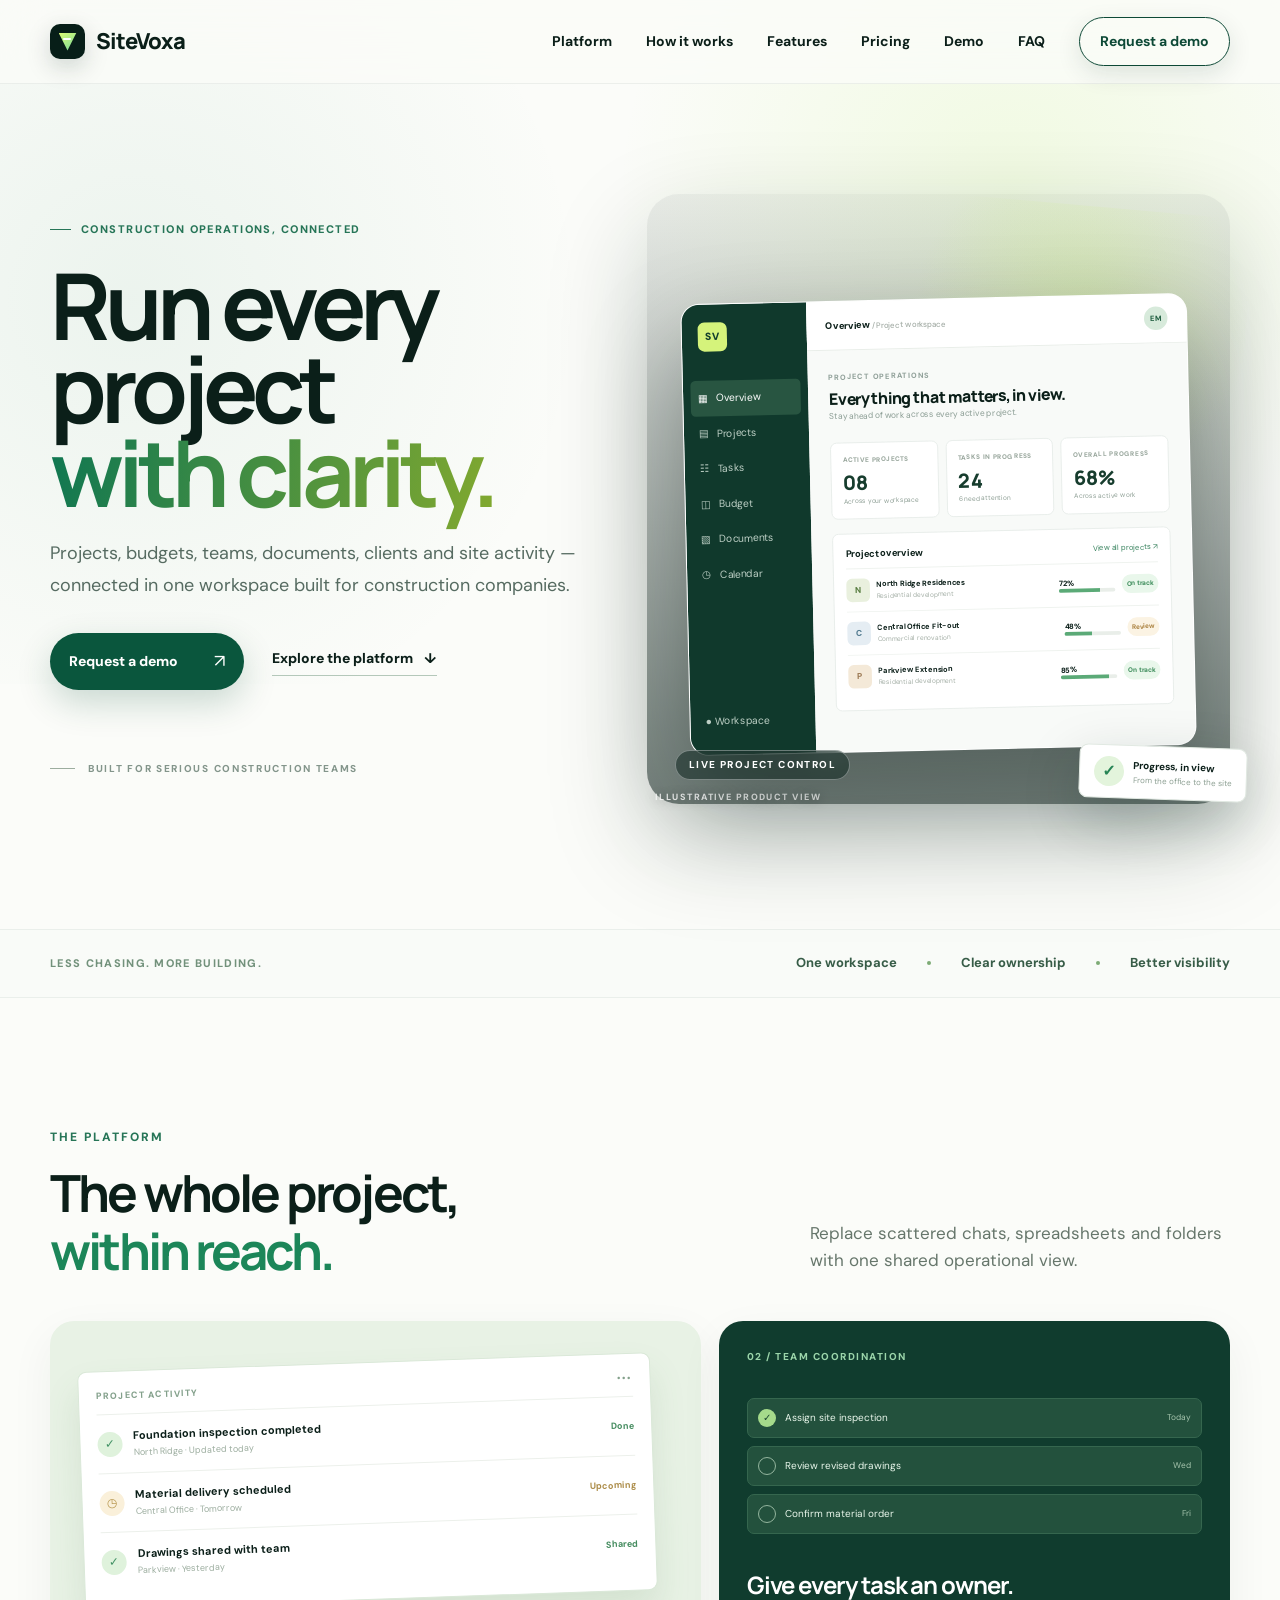
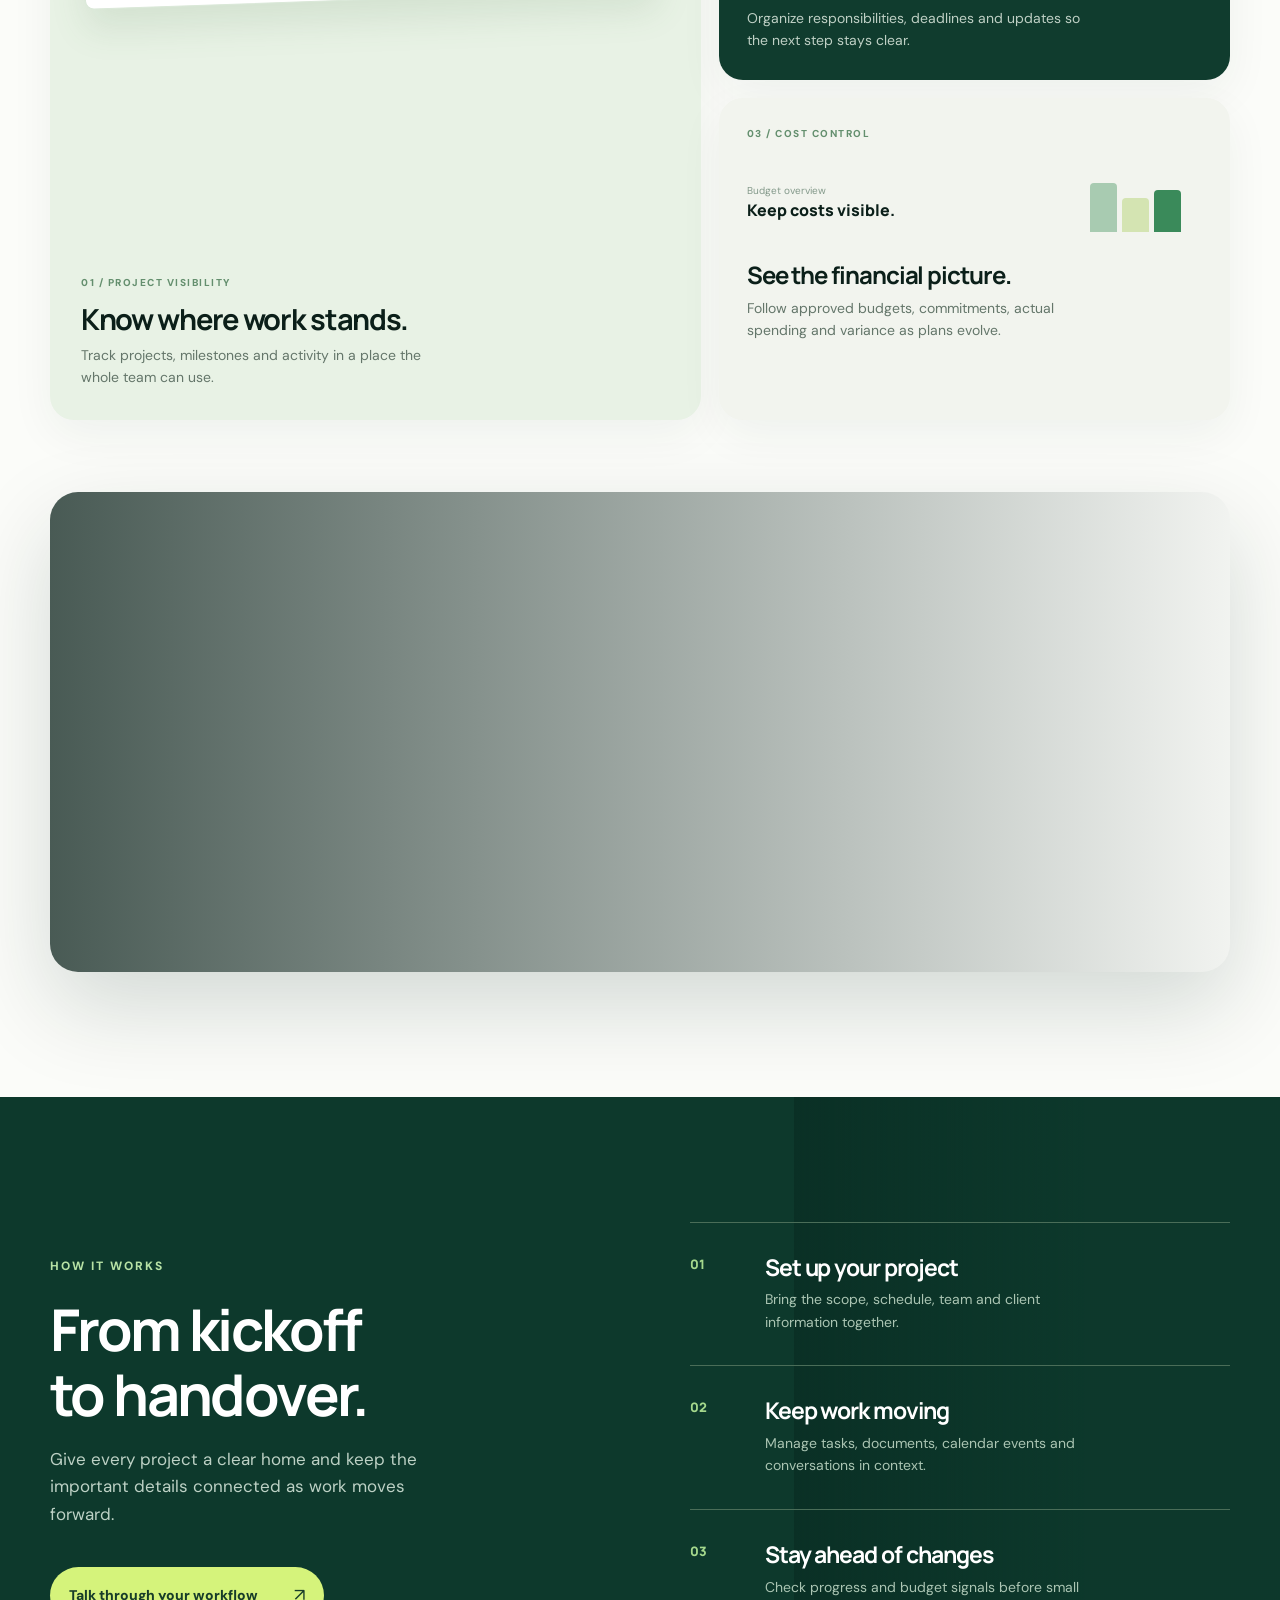
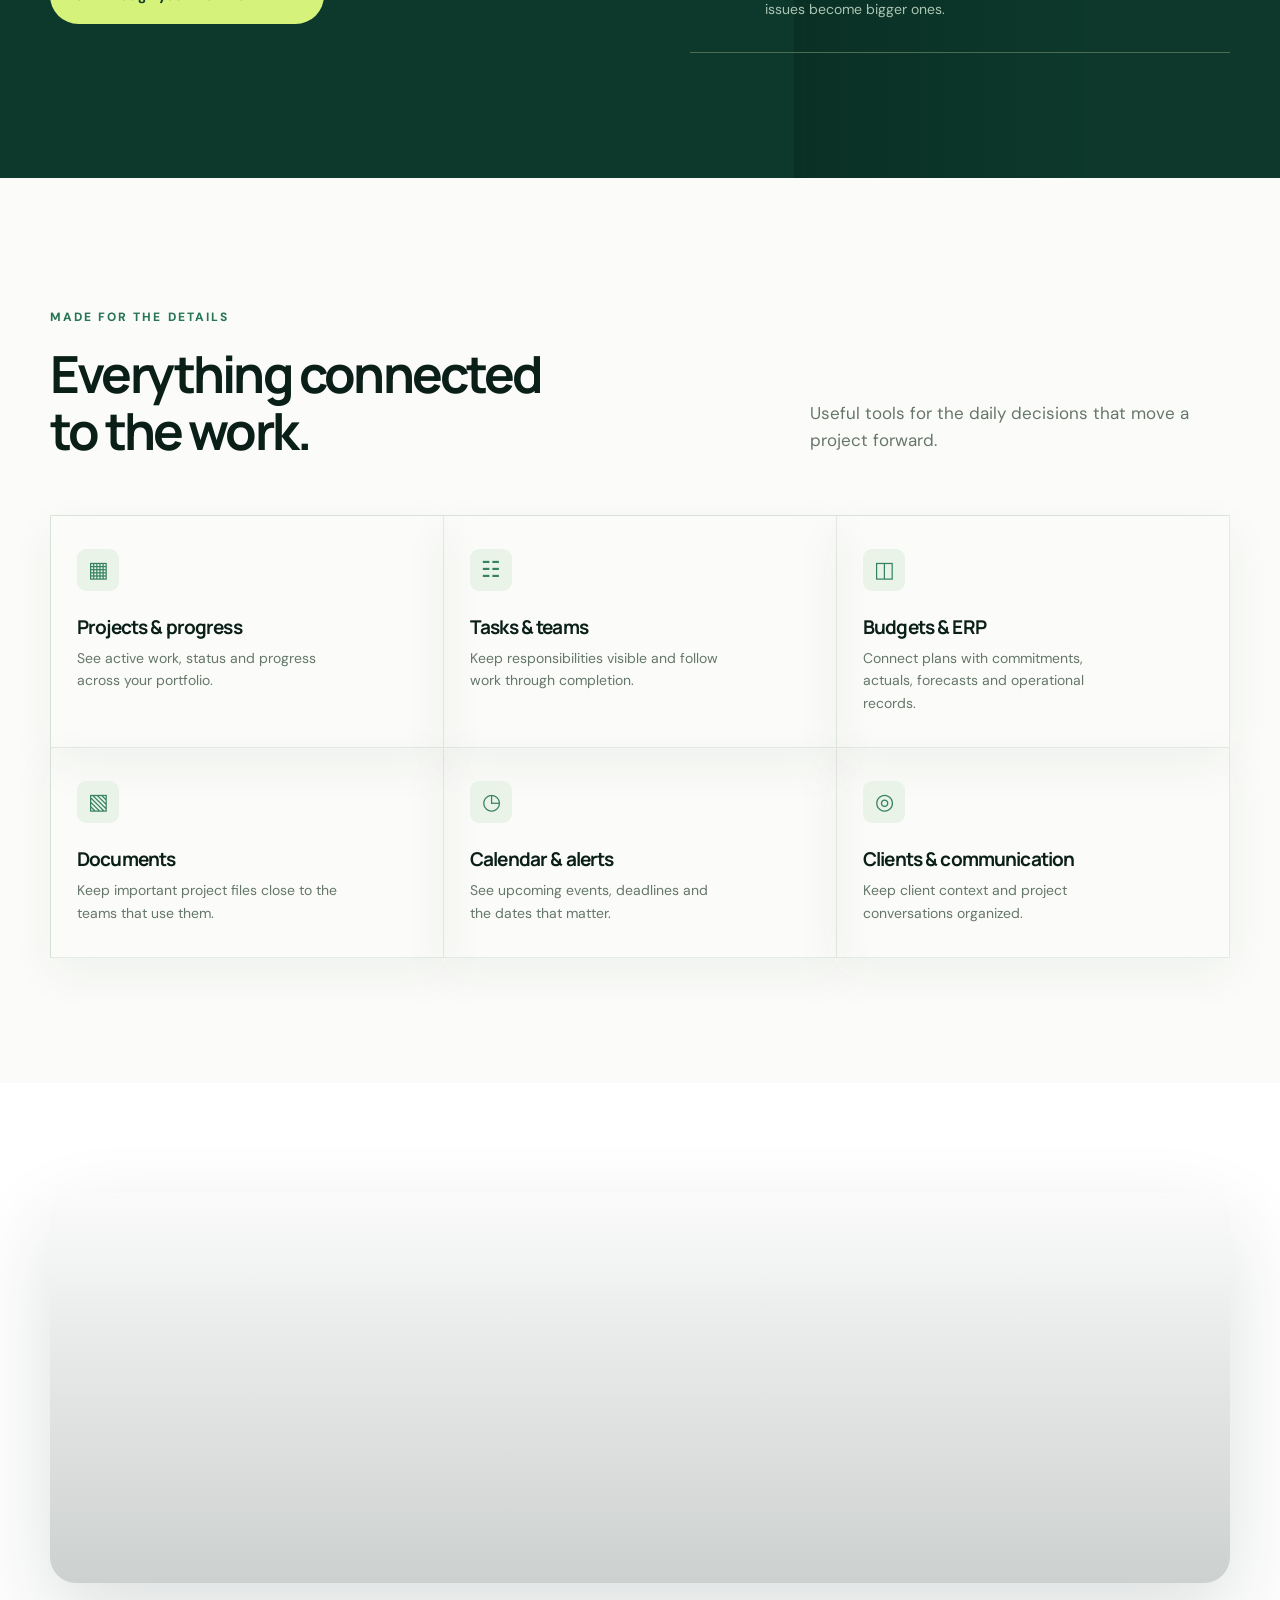
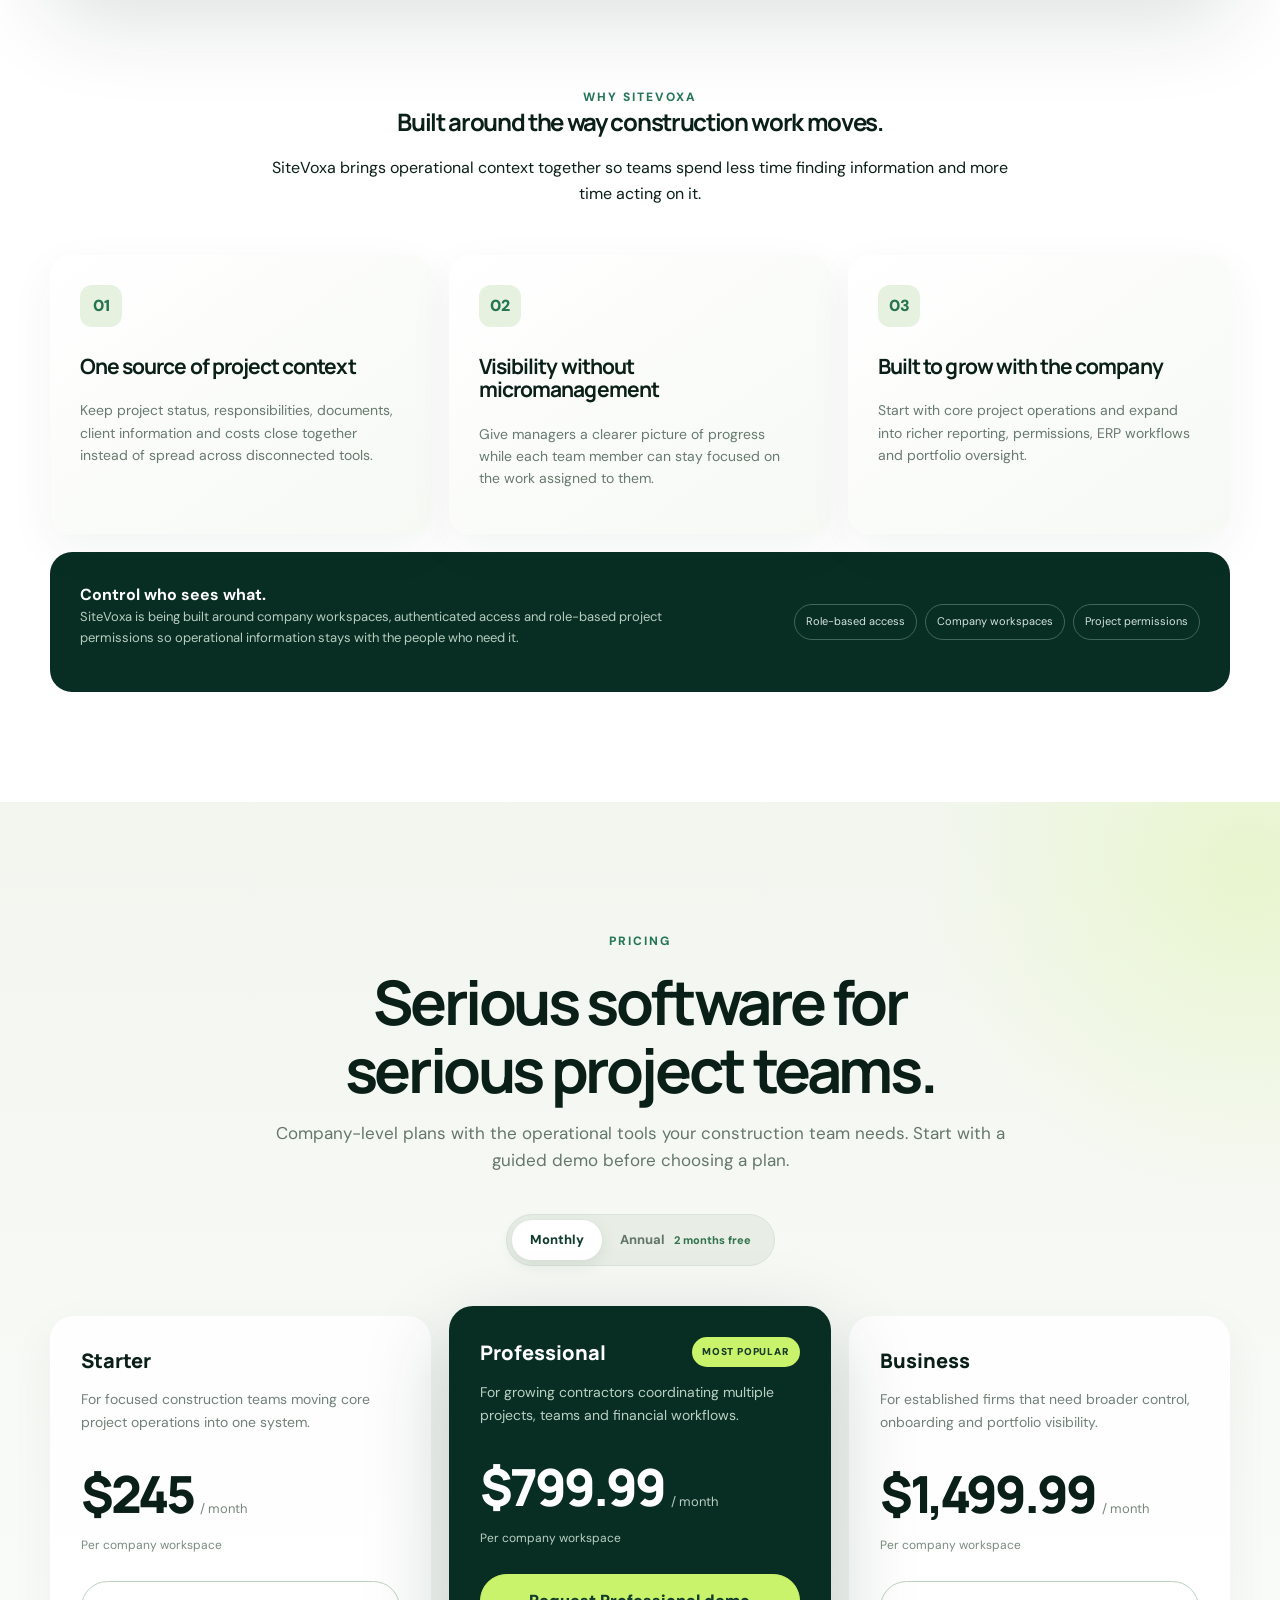
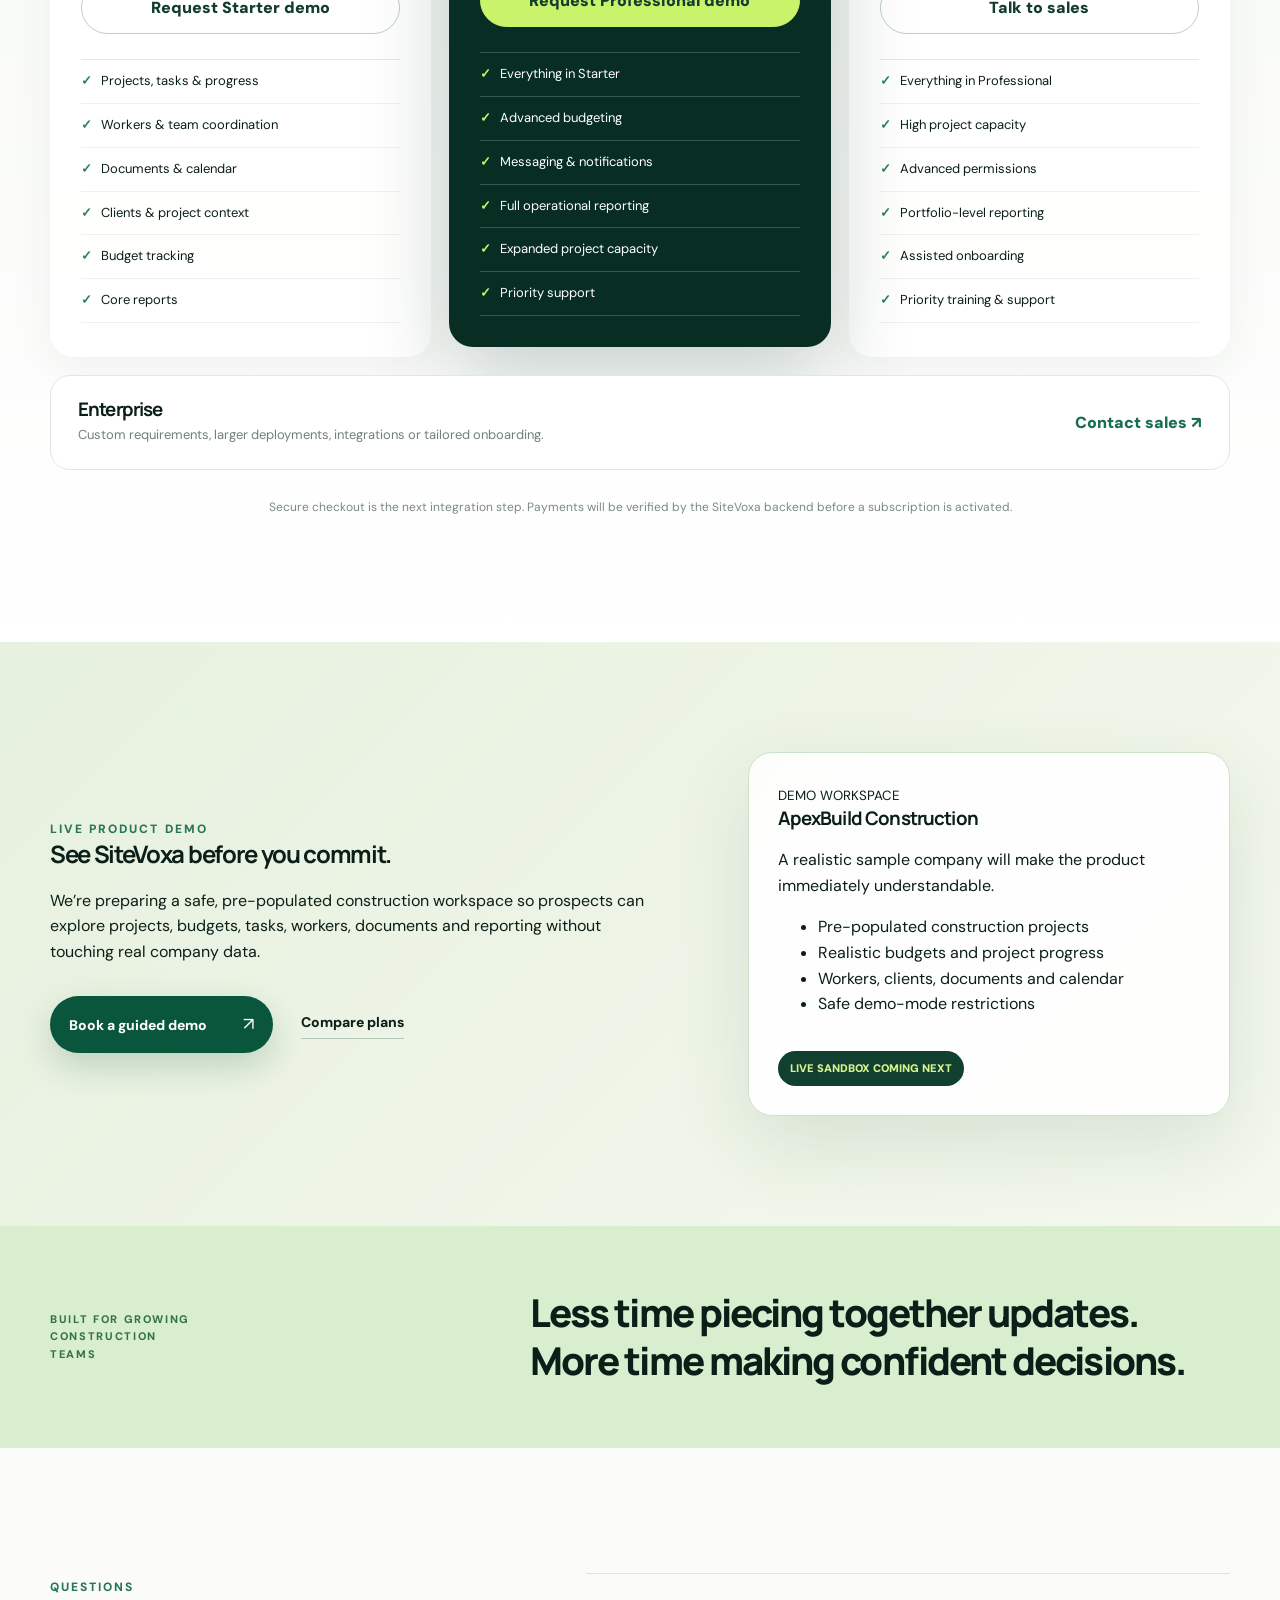
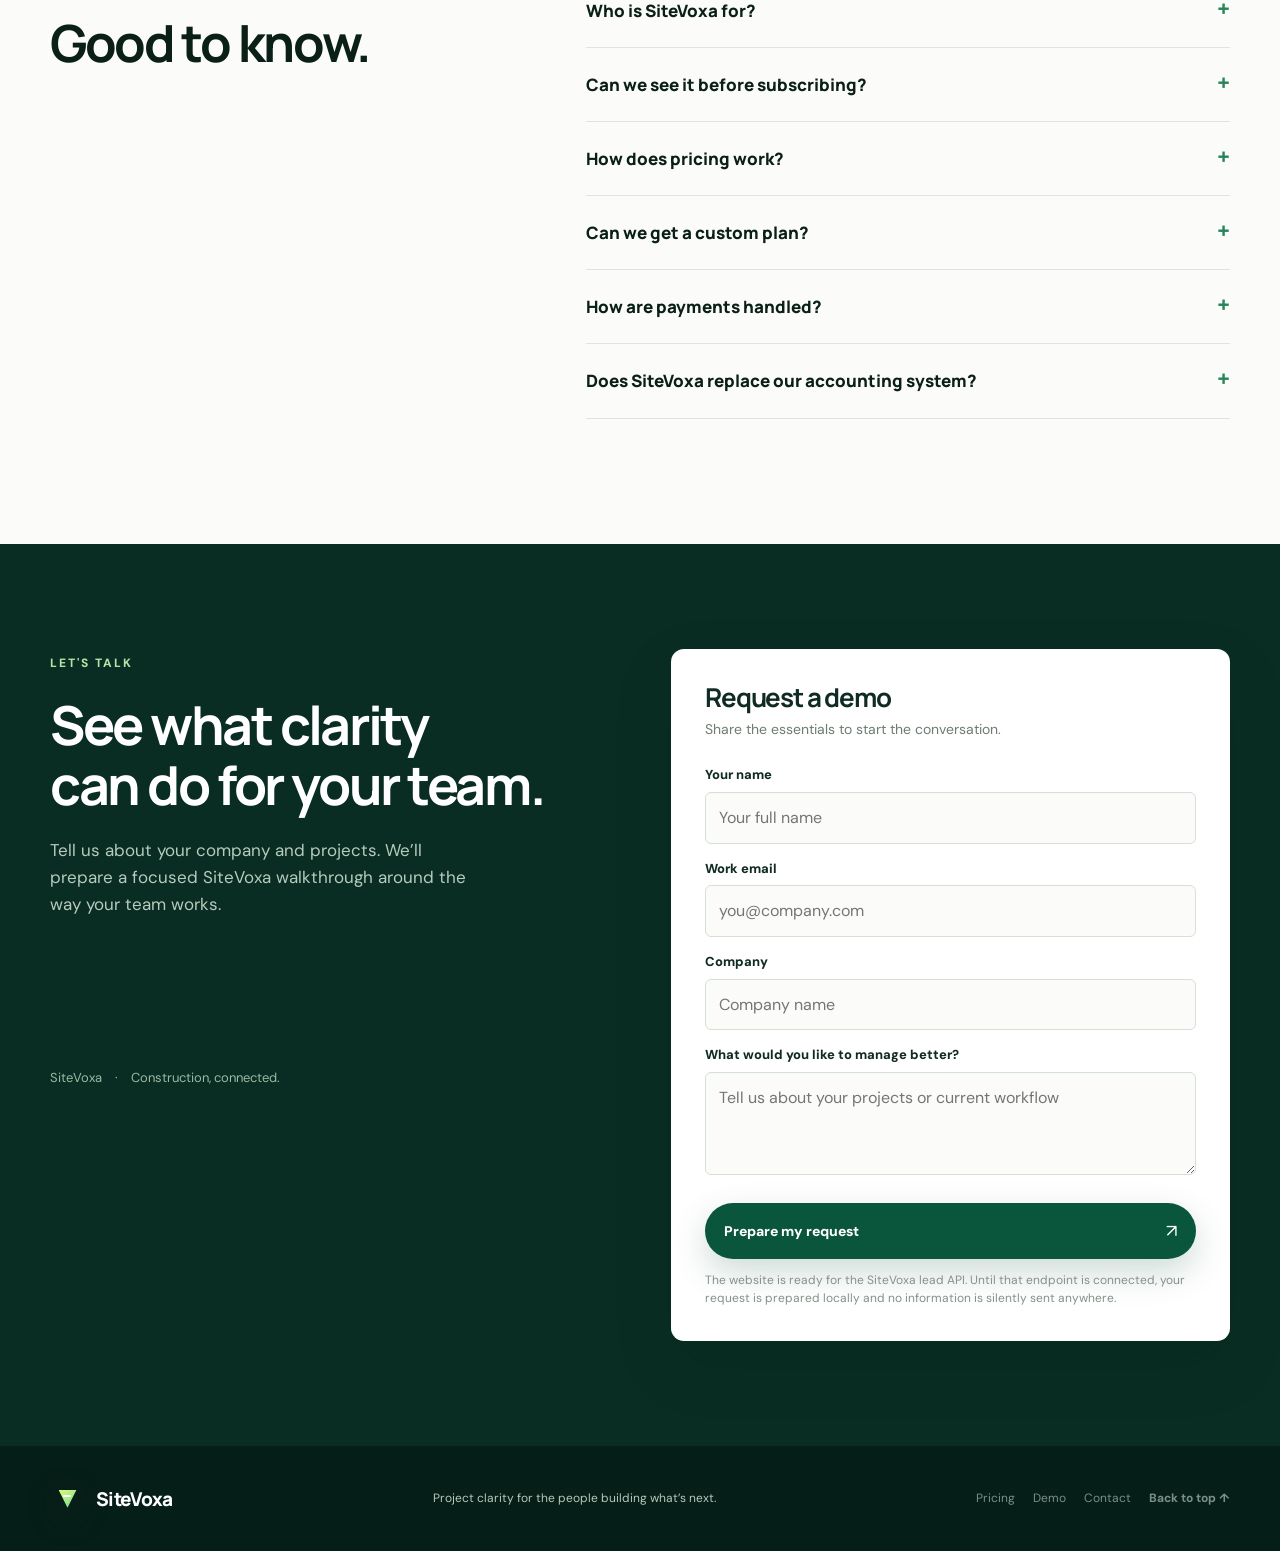
<file: index.html>
<!doctype html>
<html lang="en">
<head>
  <meta charset="utf-8">
  <meta name="viewport" content="width=device-width, initial-scale=1">
  <meta name="theme-color" content="#09251d">
  <meta name="description" content="SiteVoxa connects projects, budgets, teams, documents, clients and site activity in one construction operations workspace.">
  <meta property="og:title" content="SiteVoxa — Construction operations, connected">
  <meta property="og:description" content="Run projects, budgets, teams, documents and site operations from one clear workspace.">
  <meta property="og:type" content="website">
  <meta name="twitter:card" content="summary">
  <title>SiteVoxa — Construction operations, connected</title>
  <link rel="icon" href="favicon.svg" type="image/svg+xml">
  <link rel="preconnect" href="https://fonts.googleapis.com">
  <link rel="preconnect" href="https://fonts.gstatic.com" crossorigin>
  <link href="https://fonts.googleapis.com/css2?family=DM+Sans:wght@400;500;600;700&family=Manrope:wght@400;500;600;700;800&display=swap" rel="stylesheet">
  <link rel="stylesheet" href="styles.css">
  <link rel="stylesheet" href="modern.css">
</head>
<body>
<header class="site-header" id="top"><div class="shell nav-wrap"><a class="brand" href="#top" aria-label="SiteVoxa home"><span class="brand-mark">S<span>V</span></span><span>SiteVoxa</span></a><button class="menu-toggle" aria-expanded="false" aria-controls="primary-nav" aria-label="Open menu"><span></span><span></span><span></span></button><nav id="primary-nav" class="nav-links" aria-label="Main navigation"><a href="#platform">Platform</a><a href="#workflow">How it works</a><a href="#features">Features</a><a href="#pricing">Pricing</a><a href="#demo">Demo</a><a href="#faq">FAQ</a><a class="nav-cta" href="#contact">Request a demo</a></nav></div></header>
<main>
<section class="hero shell"><div class="hero-copy reveal"><div class="eyebrow"><span class="eyebrow-line"></span> Construction operations, connected</div><h1>Run every project<br><em>with clarity.</em></h1><p>Projects, budgets, teams, documents, clients and site activity — connected in one workspace built for construction companies.</p><div class="hero-actions"><a class="button button-primary" href="#contact">Request a demo <span aria-hidden="true">↗</span></a><a class="text-link" href="#demo">Explore the platform <span aria-hidden="true">↓</span></a></div><div class="hero-proof"><span class="mini-rule"></span> BUILT FOR SERIOUS CONSTRUCTION TEAMS</div></div>
<div class="hero-visual reveal reveal-delay-1" aria-label="Illustrative SiteVoxa project overview"><div class="visual-glow"></div><div class="app-window"><div class="app-sidebar"><div class="app-logo">SV</div><div class="side-item selected">▦ <span>Overview</span></div><div class="side-item">▤ <span>Projects</span></div><div class="side-item">☷ <span>Tasks</span></div><div class="side-item">◫ <span>Budget</span></div><div class="side-item">▧ <span>Documents</span></div><div class="side-item">◷ <span>Calendar</span></div><div class="side-bottom">● <span>Workspace</span></div></div><div class="app-content"><div class="app-top"><span>Overview <small>/ Project workspace</small></span><div class="avatar">EM</div></div><div class="app-main"><div class="app-greeting"><small>PROJECT OPERATIONS</small><strong>Everything that matters, in view.</strong><span>Stay ahead of work across every active project.</span></div><div class="stat-row"><div><small>ACTIVE PROJECTS</small><strong>08</strong><span>Across your workspace</span></div><div><small>TASKS IN PROGRESS</small><strong>24</strong><span>6 need attention</span></div><div><small>OVERALL PROGRESS</small><strong>68%</strong><span>Across active work</span></div></div><div class="project-panel"><div class="panel-heading"><strong>Project overview</strong><span>View all projects ↗</span></div><div class="project-line"><div class="project-icon">N</div><div><strong>North Ridge Residences</strong><small>Residential development</small></div><div class="progress-label">72% <i style="--progress:72%"></i></div><b class="status">On track</b></div><div class="project-line"><div class="project-icon alt">C</div><div><strong>Central Office Fit-out</strong><small>Commercial renovation</small></div><div class="progress-label">48% <i style="--progress:48%"></i></div><b class="status amber">Review</b></div><div class="project-line"><div class="project-icon third">P</div><div><strong>Parkview Extension</strong><small>Residential development</small></div><div class="progress-label">85% <i style="--progress:85%"></i></div><b class="status">On track</b></div></div></div></div></div><div class="float-note"><div class="note-symbol">✓</div><div><strong>Progress, in view</strong><span>From the office to the site</span></div></div><div class="visual-caption">ILLUSTRATIVE PRODUCT VIEW</div></div></section>
<section class="trust-strip"><div class="shell"><span>LESS CHASING. MORE BUILDING.</span><div><b>One workspace</b><i></i><b>Clear ownership</b><i></i><b>Better visibility</b></div></div></section>
<section id="platform" class="section platform shell"><div class="section-heading reveal"><div><span class="kicker">THE PLATFORM</span><h2>The whole project,<br><em>within reach.</em></h2></div><p>Replace scattered chats, spreadsheets and folders with one shared operational view.</p></div><div class="feature-grid"><article class="feature-card feature-lead reveal"><div class="feature-illustration"><div class="board-title"><span>PROJECT ACTIVITY</span><span>•••</span></div><div class="activity-item"><span class="activity-dot"></span><div><b>Foundation inspection completed</b><small>North Ridge · Updated today</small></div><strong>Done</strong></div><div class="activity-item"><span class="activity-dot gold"></span><div><b>Material delivery scheduled</b><small>Central Office · Tomorrow</small></div><strong class="neutral">Upcoming</strong></div><div class="activity-item"><span class="activity-dot"></span><div><b>Drawings shared with team</b><small>Parkview · Yesterday</small></div><strong>Shared</strong></div></div><div class="feature-text"><span>01 / PROJECT VISIBILITY</span><h3>Know where work stands.</h3><p>Track projects, milestones and activity in a place the whole team can use.</p></div></article><article class="feature-card dark-card reveal reveal-delay-1"><span class="card-index">02 / TEAM COORDINATION</span><div class="task-stack"><div><span class="task-check">✓</span><span>Assign site inspection</span><small>Today</small></div><div><span class="task-check outline"></span><span>Review revised drawings</span><small>Wed</small></div><div><span class="task-check outline"></span><span>Confirm material order</span><small>Fri</small></div></div><h3>Give every task an owner.</h3><p>Organize responsibilities, deadlines and updates so the next step stays clear.</p></article><article class="feature-card budget-card reveal reveal-delay-2"><span class="card-index">03 / COST CONTROL</span><div class="budget-graphic"><div><small>Budget overview</small><strong>Keep costs visible.</strong></div><div class="budget-bars"><span style="--w:82%"></span><span style="--w:57%"></span><span style="--w:70%"></span></div></div><h3>See the financial picture.</h3><p>Follow approved budgets, commitments, actual spending and variance as plans evolve.</p></article></div></section>
<section id="workflow" class="section workflow"><div class="shell workflow-inner"><div class="workflow-intro reveal"><span class="kicker light">HOW IT WORKS</span><h2>From kickoff<br>to handover.</h2><p>Give every project a clear home and keep the important details connected as work moves forward.</p><a class="button button-light" href="#contact">Talk through your workflow <span aria-hidden="true">↗</span></a></div><div class="steps reveal reveal-delay-1"><div class="step"><span>01</span><div><h3>Set up your project</h3><p>Bring the scope, schedule, team and client information together.</p></div></div><div class="step"><span>02</span><div><h3>Keep work moving</h3><p>Manage tasks, documents, calendar events and conversations in context.</p></div></div><div class="step"><span>03</span><div><h3>Stay ahead of changes</h3><p>Check progress and budget signals before small issues become bigger ones.</p></div></div></div></div></section>
<section id="features" class="section details shell"><div class="section-heading reveal"><div><span class="kicker">MADE FOR THE DETAILS</span><h2>Everything connected<br>to the work.</h2></div><p>Useful tools for the daily decisions that move a project forward.</p></div><div class="detail-grid reveal"><div><span class="detail-icon">▦</span><h3>Projects & progress</h3><p>See active work, status and progress across your portfolio.</p></div><div><span class="detail-icon">☷</span><h3>Tasks & teams</h3><p>Keep responsibilities visible and follow work through completion.</p></div><div><span class="detail-icon">◫</span><h3>Budgets & ERP</h3><p>Connect plans with commitments, actuals, forecasts and operational records.</p></div><div><span class="detail-icon">▧</span><h3>Documents</h3><p>Keep important project files close to the teams that use them.</p></div><div><span class="detail-icon">◷</span><h3>Calendar & alerts</h3><p>See upcoming events, deadlines and the dates that matter.</p></div><div><span class="detail-icon">◎</span><h3>Clients & communication</h3><p>Keep client context and project conversations organized.</p></div></div></section>
<section class="sales-band"><div class="shell"><div class="sales-head reveal"><span class="kicker">WHY SITEVOXA</span><h2>Built around the way construction work moves.</h2><p>SiteVoxa brings operational context together so teams spend less time finding information and more time acting on it.</p></div><div class="sales-grid"><article class="sales-card reveal"><span>01</span><h3>One source of project context</h3><p>Keep project status, responsibilities, documents, client information and costs close together instead of spread across disconnected tools.</p></article><article class="sales-card reveal reveal-delay-1"><span>02</span><h3>Visibility without micromanagement</h3><p>Give managers a clearer picture of progress while each team member can stay focused on the work assigned to them.</p></article><article class="sales-card reveal reveal-delay-2"><span>03</span><h3>Built to grow with the company</h3><p>Start with core project operations and expand into richer reporting, permissions, ERP workflows and portfolio oversight.</p></article></div><div class="security-strip reveal"><div><strong>Control who sees what.</strong><p>SiteVoxa is being built around company workspaces, authenticated access and role-based project permissions so operational information stays with the people who need it.</p></div><div class="security-tags"><span>Role-based access</span><span>Company workspaces</span><span>Project permissions</span></div></div></div></section>
<section id="pricing" class="pricing"><div class="shell"><div class="pricing-head reveal"><span class="kicker">PRICING</span><h2>Serious software for<br>serious project teams.</h2><p>Company-level plans with the operational tools your construction team needs. Start with a guided demo before choosing a plan.</p><div class="billing-toggle" aria-label="Billing period"><button class="active" type="button" data-billing="monthly">Monthly</button><button type="button" data-billing="annual">Annual <span class="save-pill">2 months free</span></button></div></div><div class="pricing-grid"><article class="pricing-card reveal"><div class="plan-top"><span class="plan-name">Starter</span></div><p class="plan-desc">For focused construction teams moving core project operations into one system.</p><div class="price"><strong data-monthly="$245" data-annual="$2,699">$245</strong><span data-period>/ month</span></div><div class="plan-note">Per company workspace</div><a class="plan-cta" href="#contact">Request Starter demo</a><ul class="plan-features"><li>Projects, tasks & progress</li><li>Workers & team coordination</li><li>Documents & calendar</li><li>Clients & project context</li><li>Budget tracking</li><li>Core reports</li></ul></article><article class="pricing-card featured reveal reveal-delay-1"><div class="plan-top"><span class="plan-name">Professional</span><span class="popular">MOST POPULAR</span></div><p class="plan-desc">For growing contractors coordinating multiple projects, teams and financial workflows.</p><div class="price"><strong data-monthly="$799.99" data-annual="$7,999">$799.99</strong><span data-period>/ month</span></div><div class="plan-note">Per company workspace</div><a class="plan-cta" href="#contact">Request Professional demo</a><ul class="plan-features"><li>Everything in Starter</li><li>Advanced budgeting</li><li>Messaging & notifications</li><li>Full operational reporting</li><li>Expanded project capacity</li><li>Priority support</li></ul></article><article class="pricing-card reveal reveal-delay-2"><div class="plan-top"><span class="plan-name">Business</span></div><p class="plan-desc">For established firms that need broader control, onboarding and portfolio visibility.</p><div class="price"><strong data-monthly="$1,499.99" data-annual="$14,999">$1,499.99</strong><span data-period>/ month</span></div><div class="plan-note">Per company workspace</div><a class="plan-cta" href="#contact">Talk to sales</a><ul class="plan-features"><li>Everything in Professional</li><li>High project capacity</li><li>Advanced permissions</li><li>Portfolio-level reporting</li><li>Assisted onboarding</li><li>Priority training & support</li></ul></article></div><div class="enterprise-strip reveal"><div><h3>Enterprise</h3><p>Custom requirements, larger deployments, integrations or tailored onboarding.</p></div><a href="#contact">Contact sales ↗</a></div><p class="payment-note">Secure checkout is the next integration step. Payments will be verified by the SiteVoxa backend before a subscription is activated.</p></div></section>
<section id="demo" class="demo-teaser"><div class="shell demo-teaser-inner"><div class="reveal"><span class="kicker">LIVE PRODUCT DEMO</span><h2>See SiteVoxa before you commit.</h2><p>We’re preparing a safe, pre-populated construction workspace so prospects can explore projects, budgets, tasks, workers, documents and reporting without touching real company data.</p><div class="hero-actions"><a class="button button-primary" href="#contact">Book a guided demo <span aria-hidden="true">↗</span></a><a class="text-link" href="#pricing">Compare plans</a></div></div><aside class="demo-card reveal reveal-delay-1"><small>DEMO WORKSPACE</small><h3>ApexBuild Construction</h3><p>A realistic sample company will make the product immediately understandable.</p><ul class="demo-list"><li>Pre-populated construction projects</li><li>Realistic budgets and project progress</li><li>Workers, clients, documents and calendar</li><li>Safe demo-mode restrictions</li></ul><span class="coming-pill">LIVE SANDBOX COMING NEXT</span></aside></div></section>
<section class="quote-band"><div class="shell reveal"><span>BUILT FOR GROWING CONSTRUCTION TEAMS</span><p>Less time piecing together updates. More time making confident decisions.</p></div></section>
<section id="faq" class="section faq shell"><div class="reveal"><span class="kicker">QUESTIONS</span><h2>Good to know.</h2></div><div class="faq-list reveal reveal-delay-1"><details><summary>Who is SiteVoxa for?</summary><p>SiteVoxa is designed for construction companies and project teams that want a clearer way to coordinate work, information and costs.</p></details><details><summary>Can we see it before subscribing?</summary><p>Yes. Request a guided demo now. A self-guided sandbox workspace is also being prepared.</p></details><details><summary>How does pricing work?</summary><p>Plans are priced per company workspace. Annual billing includes approximately two months free compared with monthly billing.</p></details><details><summary>Can we get a custom plan?</summary><p>Yes. Enterprise arrangements are available for larger deployments, tailored onboarding and future integration requirements.</p></details><details><summary>How are payments handled?</summary><p>Checkout will be processed through a secure payment provider, while subscription verification and activation will happen on the SiteVoxa backend.</p></details><details><summary>Does SiteVoxa replace our accounting system?</summary><p>SiteVoxa helps teams track project budgets and operational activity. It should not be treated as a replacement for dedicated accounting software.</p></details></div></section>
<section id="contact" class="contact-section"><div class="shell contact-inner"><div class="reveal"><span class="kicker light">LET'S TALK</span><h2>See what clarity<br>can do for your team.</h2><p>Tell us about your company and projects. We’ll prepare a focused SiteVoxa walkthrough around the way your team works.</p><div class="contact-foot">SiteVoxa <span>·</span> Construction, connected.</div></div><form class="contact-form reveal reveal-delay-1" id="demo-form"><h3>Request a demo</h3><p>Share the essentials to start the conversation.</p><label for="name">Your name</label><input id="name" name="name" autocomplete="name" required placeholder="Your full name"><label for="email">Work email</label><input id="email" name="email" type="email" autocomplete="email" required placeholder="you@company.com"><label for="company">Company</label><input id="company" name="company" autocomplete="organization" required placeholder="Company name"><label for="message">What would you like to manage better?</label><textarea id="message" name="message" rows="3" placeholder="Tell us about your projects or current workflow"></textarea><button class="button button-primary form-button" type="submit">Prepare my request <span aria-hidden="true">↗</span></button><p class="form-note">The website is ready for the SiteVoxa lead API. Until that endpoint is connected, your request is prepared locally and no information is silently sent anywhere.</p><div class="form-result" id="form-result" hidden><strong>Your request is ready.</strong><p>Copy the message below and send it through your preferred channel.</p><textarea id="request-text" readonly rows="7" aria-label="Prepared demo request"></textarea><button type="button" id="copy-request">Copy request</button><span id="copy-status" role="status"></span></div></form></div></section>
</main>
<footer class="footer"><div class="shell footer-inner"><a class="brand" href="#top"><span class="brand-mark">S<span>V</span></span><span>SiteVoxa</span></a><span>Project clarity for the people building what’s next.</span><div class="footer-meta"><a href="#pricing">Pricing</a><a href="#demo">Demo</a><a href="#contact">Contact</a><a href="#top">Back to top ↑</a></div></div></footer>
<script src="script.js"></script>
<script src="pricing-market.js"></script>
</body>
</html>
</file>
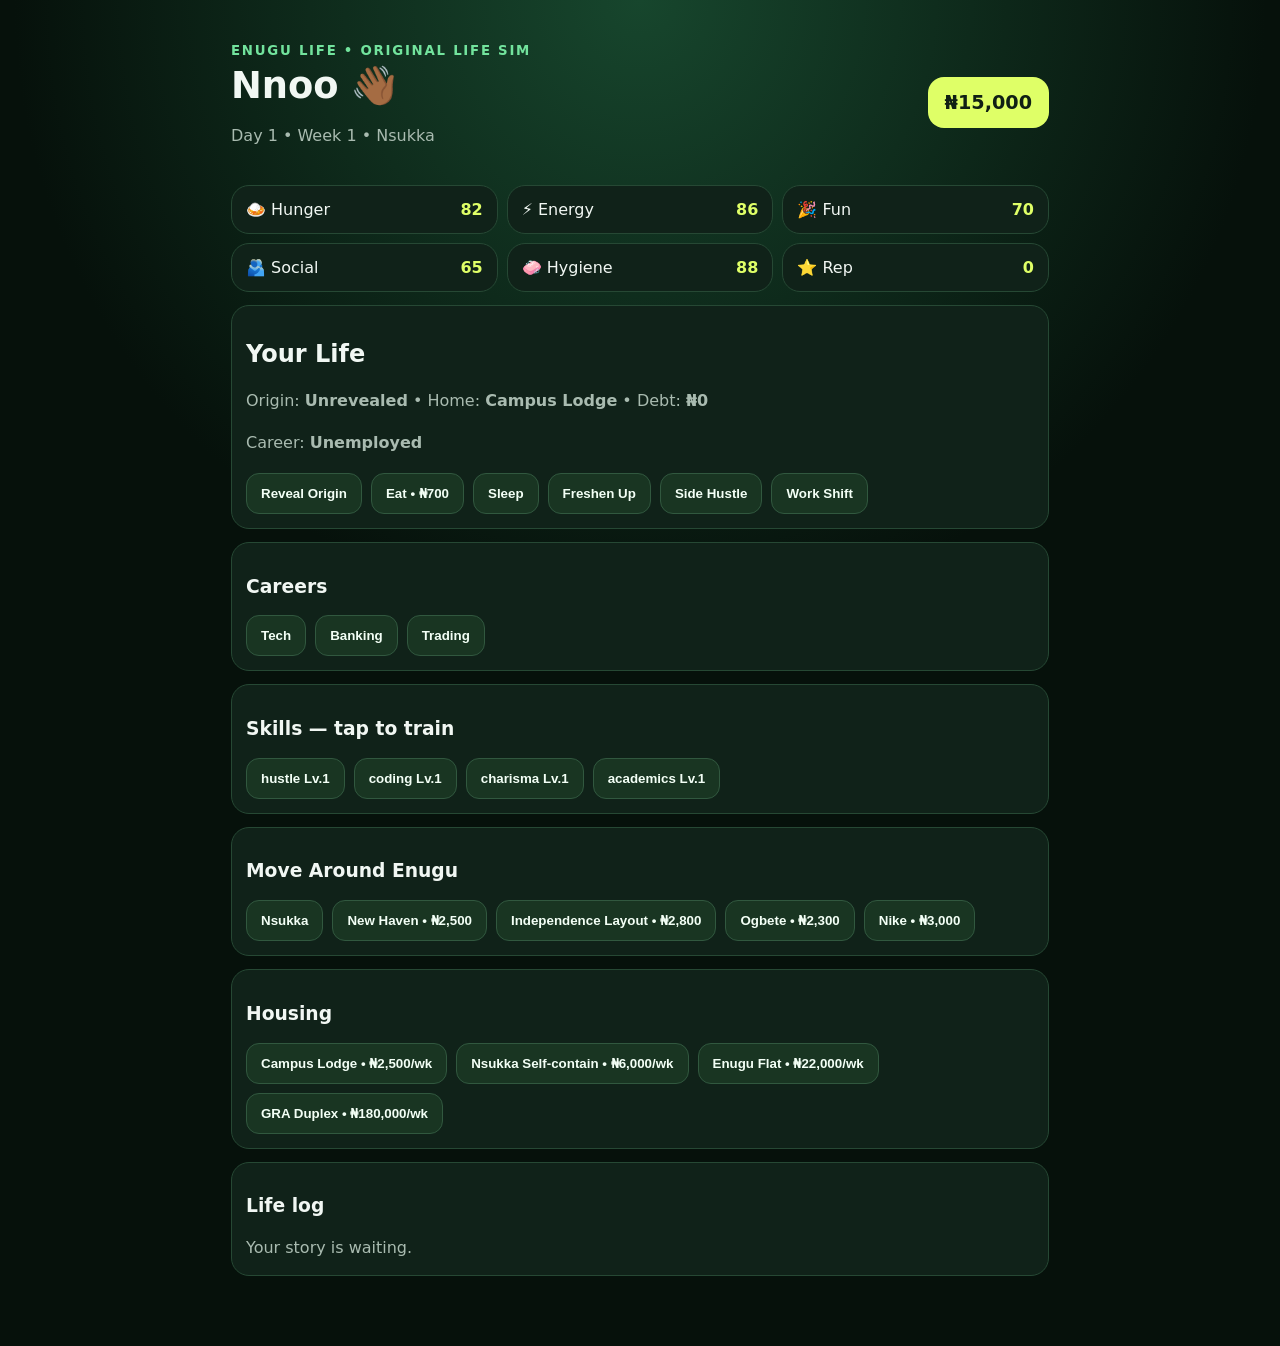
<file: enugu-life/index.html>
<!doctype html><html><head><meta charset="utf-8"><meta name="viewport" content="width=device-width,initial-scale=1"><title>Enugu Life</title><link rel="stylesheet" href="style.css"></head><body><main id="dashboard"><header><div><small>ENUGU LIFE • ORIGINAL LIFE SIM</small><h1>Nnoo 👋🏾</h1><p id="meta"></p></div><div class="cash">₦<span id="cash"></span></div></header><section class="stats"><div>🍛 Hunger <b id="hunger"></b></div><div>⚡ Energy <b id="energy"></b></div><div>🎉 Fun <b id="fun"></b></div><div>🫂 Social <b id="social"></b></div><div>🧼 Hygiene <b id="hygiene"></b></div><div>⭐ Rep <b id="rep"></b></div></section><section class="card"><h2>Your Life</h2><p>Origin: <b id="origin"></b> • Home: <b id="home"></b> • Debt: <b id="debt"></b></p><p>Career: <b id="job"></b></p><div class="actions"><button onclick="origin()">Reveal Origin</button><button onclick="eat()">Eat • ₦700</button><button onclick="sleep()">Sleep</button><button onclick="shower()">Freshen Up</button><button onclick="gig()">Side Hustle</button><button onclick="work()">Work Shift</button></div></section><section class="card"><h3>Careers</h3><div class="actions" id="careers"></div></section><section class="card"><h3>Skills — tap to train</h3><div class="actions" id="skills"></div></section><section class="card"><h3>Move Around Enugu</h3><div class="actions" id="places"></div></section><section class="card"><h3>Housing</h3><div class="actions" id="homes"></div></section><section class="card"><h3>Life log</h3><div id="log"></div></section></main><script src="game.js"></script></body></html>
</file>
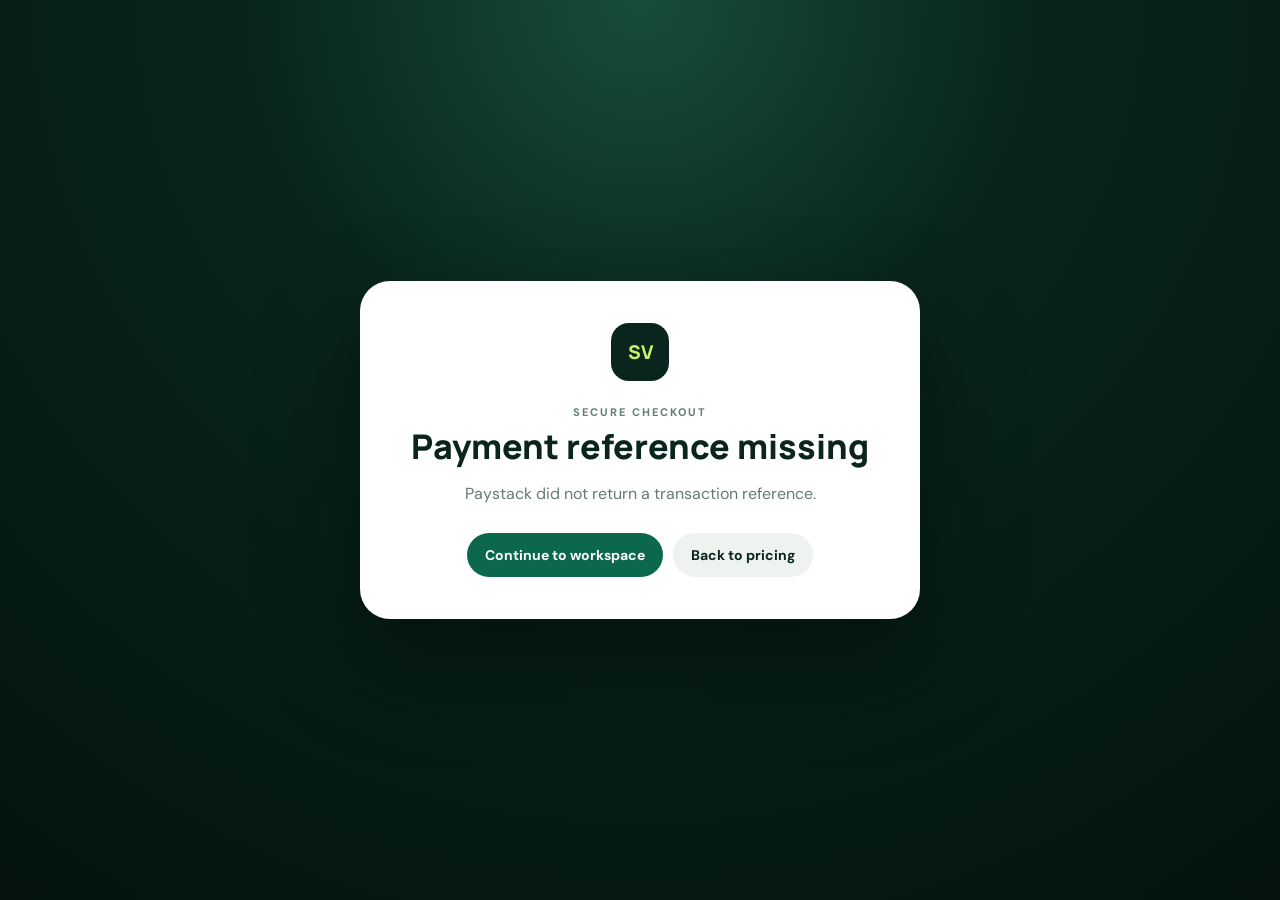
<file: payment-success.html>
<!doctype html><html lang="en"><head><meta charset="utf-8"><meta name="viewport" content="width=device-width,initial-scale=1"><title>Payment · SiteVoxa</title><link rel="icon" href="favicon.svg"><link rel="preconnect" href="https://fonts.googleapis.com"><link rel="preconnect" href="https://fonts.gstatic.com" crossorigin><link href="https://fonts.googleapis.com/css2?family=DM+Sans:wght@400;500;600;700&family=Manrope:wght@600;700;800&display=swap" rel="stylesheet"><style>*{box-sizing:border-box}body{margin:0;min-height:100vh;display:grid;place-items:center;padding:24px;background:radial-gradient(circle at 50% 0,#174d3c 0,#09251d 35%,#04130f 100%);font-family:'DM Sans',sans-serif;color:#09251d}.card{width:min(560px,100%);padding:42px;border-radius:30px;background:#fff;box-shadow:0 40px 100px #0006;text-align:center}.mark{width:58px;height:58px;margin:auto;display:grid;place-items:center;border-radius:18px;background:#09251d;color:#c8f169;font:800 19px Manrope}.eyebrow{margin-top:24px;font-size:11px;font-weight:800;letter-spacing:.18em;color:#648077}h1{margin:9px 0 12px;font:800 34px/1.1 Manrope}p{color:#687a73;line-height:1.6}.spinner{width:30px;height:30px;margin:24px auto;border:3px solid #dce6e2;border-top-color:#0b684d;border-radius:50%;animation:spin .8s linear infinite}.actions{display:flex;gap:10px;justify-content:center;margin-top:26px;flex-wrap:wrap}.actions a{padding:13px 18px;border-radius:999px;text-decoration:none;font-weight:700;font-size:14px;background:#0b684d;color:white}.actions a.secondary{background:#eef3f0;color:#09251d}@keyframes spin{to{transform:rotate(360deg)}}@media(max-width:520px){.card{padding:30px 20px}h1{font-size:28px}}</style></head><body><main class="card"><div class="mark">SV</div><div class="eyebrow">SECURE CHECKOUT</div><h1 id="title">Confirming your payment</h1><div class="spinner" id="spinner"></div><p id="message">SiteVoxa is verifying the transaction with the backend before activating your workspace.</p><div class="actions" id="actions" hidden><a href="https://sitevoxa-app.onrender.com/">Continue to workspace</a><a class="secondary" href="./#pricing">Back to pricing</a></div></main><script>const API='https://sitevoxa.onrender.com';const q=new URLSearchParams(location.search);const ref=q.get('reference')||q.get('trxref');const token=sessionStorage.getItem('sitevoxa-checkout-token');const title=document.querySelector('#title'),message=document.querySelector('#message'),spinner=document.querySelector('#spinner'),actions=document.querySelector('#actions');async function run(){if(!ref){title.textContent='Payment reference missing';message.textContent='Paystack did not return a transaction reference.';spinner.hidden=true;actions.hidden=false;return}if(!token){title.textContent='Payment received';message.textContent='Sign in to your SiteVoxa workspace to view your subscription status. The backend will still process a valid Paystack webhook.';spinner.hidden=true;actions.hidden=false;return}try{const r=await fetch(API+'/api/payments/verify/'+encodeURIComponent(ref),{headers:{Authorization:'Bearer '+token}});const b=await r.json();if(r.ok&&b?.payment?.status==='successful'){title.textContent='Welcome to SiteVoxa';message.textContent='Payment verified. Your subscription is active and your workspace is ready.';sessionStorage.removeItem('sitevoxa-checkout-token')}else{title.textContent='Payment is being confirmed';message.textContent=b?.message||'The transaction has not been confirmed yet. Your workspace will update after verification.'}}catch{title.textContent='Verification delayed';message.textContent='We could not reach SiteVoxa right now. A valid Paystack webhook can still activate your subscription.'}spinner.hidden=true;actions.hidden=false}run();</script></body></html>
</file>
<file: styles.css>
:root{--ink:#102b24;--muted:#64746d;--green:#0d4936;--lime:#d5f37b;--line:#dde6df;--cream:#f6f8f3;--white:#fff}*{box-sizing:border-box}html{scroll-behavior:smooth}body{margin:0;background:#fff;color:var(--ink);font:16px/1.6 'DM Sans',sans-serif}h1,h2,h3,p{margin-top:0}h1,h2,h3{font-family:Manrope,sans-serif;line-height:1.12;letter-spacing:-.045em}a{color:inherit;text-decoration:none}button,input,textarea{font:inherit}button{cursor:pointer}.shell{width:min(1180px,calc(100% - 56px));margin:auto}.site-header{height:84px;border-bottom:1px solid #e7eee9;background:#fff;position:relative;z-index:10}.nav-wrap{height:100%;display:flex;align-items:center;justify-content:space-between}.brand{display:inline-flex;align-items:center;gap:10px;font-family:Manrope;font-weight:800;font-size:22px;letter-spacing:-.06em}.brand-mark{width:32px;height:32px;border-radius:9px;background:var(--green);color:var(--lime);font-size:13px;display:grid;place-content:center;letter-spacing:-.12em}.brand-mark span{color:white}.nav-links{display:flex;align-items:center;gap:34px;font-size:14px;font-weight:700}.nav-links>a:not(.nav-cta):hover,.footer a:hover{color:#147a55}.nav-cta{padding:11px 18px;border-radius:7px;border:1px solid var(--green);color:var(--green)}.nav-cta:hover{background:var(--green);color:#fff}.menu-toggle{display:none}.hero{display:grid;grid-template-columns:.97fr 1.03fr;align-items:center;gap:48px;min-height:640px;padding-top:66px;padding-bottom:80px}.eyebrow,.kicker{font-size:12px;font-weight:800;letter-spacing:.17em;color:#267557}.eyebrow{display:flex;align-items:center;gap:10px;text-transform:uppercase}.eyebrow-line{width:21px;height:1px;background:#267557}.hero h1{font-size:clamp(48px,5.4vw,76px);margin:25px 0 23px;letter-spacing:-.07em}.hero h1 em,.platform h2 em{font-style:normal;color:#1c8659}.hero-copy>p{font-size:18px;color:#566b61;max-width:530px;line-height:1.72}.hero-actions{display:flex;align-items:center;gap:28px;margin-top:32px}.button{border:0;border-radius:8px;display:inline-flex;justify-content:center;align-items:center;gap:36px;padding:14px 19px;font-weight:800;font-size:14px;transition:transform .2s,background .2s}.button:hover{transform:translateY(-2px)}.button-primary{background:#0a563d;color:white}.button-primary:hover{background:#083e2d}.button span{font-size:18px;font-weight:400}.text-link{font-size:14px;font-weight:800;border-bottom:1px solid #b4c8ba;padding-bottom:5px}.text-link span{margin-left:8px}.hero-proof{display:flex;align-items:center;gap:13px;margin-top:71px;color:#83958b;font-size:10px;letter-spacing:.17em;font-weight:800}.mini-rule{width:25px;height:1px;background:#9cad9f}.hero-visual{position:relative;padding:48px 0 30px}.visual-glow{position:absolute;inset:25px -8px 3px 50px;border-radius:32px;background:#e6f2e4;transform:rotate(5deg)}.app-window{position:relative;display:flex;min-height:430px;background:white;border:1px solid #dce6df;box-shadow:0 30px 80px #123b2b24;border-radius:13px;overflow:hidden;transform:rotate(-1.3deg)}.app-sidebar{width:133px;background:#10392c;color:#bdcfc5;padding:17px 8px;flex-shrink:0;font-size:11px}.app-logo{width:31px;height:31px;background:#d5f37b;border-radius:7px;display:grid;place-items:center;color:#113e2d;font-weight:900;margin:2px 9px 31px}.side-item{padding:10px 8px;border-radius:5px;display:flex;gap:9px;align-items:center}.side-item.selected{background:#285541;color:white}.side-bottom{margin-top:118px;padding:10px 8px}.app-content{flex:1;min-width:0;background:#f8faf8}.app-top{height:52px;background:#fff;border-bottom:1px solid #e9eee9;padding:0 20px;display:flex;align-items:center;justify-content:space-between;font-size:10px;font-weight:800}.app-top small{color:#a2aba4;font-weight:500}.avatar{background:#d7eadb;color:#236143;border-radius:50%;width:25px;height:25px;display:grid;place-items:center;font-size:8px}.app-main{padding:22px}.app-greeting{display:flex;flex-direction:column}.app-greeting small{font-size:8px;letter-spacing:.14em;color:#91a19a;font-weight:800}.app-greeting strong{font:800 17px Manrope;margin-top:5px;letter-spacing:-.04em}.app-greeting span{font-size:9px;color:#8b9d94}.stat-row{display:grid;grid-template-columns:repeat(3,1fr);gap:8px;margin-top:21px}.stat-row>div{background:white;border:1px solid #e8eeea;padding:12px;border-radius:7px;display:flex;flex-direction:column}.stat-row small{font-size:7px;color:#98a69c;font-weight:800;letter-spacing:.08em}.stat-row strong{font:800 21px Manrope;color:#173d2e;margin:5px 0 0}.stat-row span{font-size:7px;color:#8d9e94}.project-panel{margin-top:15px;background:white;border:1px solid #e8eeea;border-radius:7px;padding:13px}.panel-heading{display:flex;justify-content:space-between;align-items:center;font-size:10px;margin-bottom:7px}.panel-heading span{color:#37825d;font-size:8px}.project-line{display:flex;align-items:center;gap:7px;padding:10px 0;border-top:1px solid #eff3ef}.project-icon{width:25px;height:25px;border-radius:6px;background:#e9f0de;display:grid;place-items:center;font-size:9px;font-weight:800;color:#577c40;flex:none}.project-icon.alt{background:#e5edf3;color:#527b90}.project-icon.third{background:#f4e9d8;color:#9b7954}.project-line>div:nth-child(2){flex:1;min-width:0}.project-line strong,.project-line small{display:block;white-space:nowrap;overflow:hidden;text-overflow:ellipsis}.project-line strong{font-size:8px}.project-line small{font-size:7px;color:#a3aea5}.progress-label{width:60px;font-size:8px;font-weight:800}.progress-label i{display:block;background:linear-gradient(90deg,#5baa77 var(--progress),#e9eee9 var(--progress));height:4px;border-radius:10px}.status{font-size:7px;color:#3b8b59;background:#e9f7eb;padding:4px 5px;border-radius:10px;white-space:nowrap}.status.amber{color:#ab8240;background:#fbf3e3}.float-note{position:absolute;right:-17px;bottom:4px;display:flex;align-items:center;gap:9px;background:white;box-shadow:0 15px 35px #123b2b1e;border:1px solid #e1e9e2;border-radius:9px;padding:11px 14px;transform:rotate(2deg)}.note-symbol{border-radius:50%;background:#e3f4dc;color:#268454;width:30px;height:30px;display:grid;place-items:center;font-weight:800}.float-note strong,.float-note span{display:block}.float-note strong{font-size:10px}.float-note span{font-size:8px;color:#8b9e91}.visual-caption{position:absolute;bottom:0;left:8px;font-size:9px;color:#95a79c;letter-spacing:.16em;font-weight:800}.trust-strip{border-top:1px solid #e5ede5;border-bottom:1px solid #e5ede5;background:#f9fbf8}.trust-strip .shell{display:flex;align-items:center;justify-content:space-between;padding:23px 0}.trust-strip span{color:#72917b;font-size:11px;font-weight:800;letter-spacing:.12em}.trust-strip .shell div{display:flex;align-items:center;gap:30px;color:#375c47;font-size:13px}.trust-strip i{width:4px;height:4px;border-radius:50%;background:#7daa75}.section{padding-top:110px;padding-bottom:110px}.section-heading{display:flex;align-items:end;justify-content:space-between;gap:50px;margin-bottom:42px}.section h2,.contact-inner h2{font-size:clamp(38px,4vw,58px);margin:16px 0 0}.section-heading p{max-width:420px;color:#66766b;font-size:17px;margin:0 0 5px}.feature-grid{display:grid;grid-template-columns:1.12fr .88fr;gap:18px}.feature-card{border-radius:13px;padding:28px;background:#f2f6ef;min-height:322px;display:flex;flex-direction:column;overflow:hidden}.feature-card h3{font-size:24px;margin:0 0 8px}.feature-card p{font-size:14px;color:#64766a;max-width:350px;margin:0}.feature-lead{grid-row:span 2;background:#e8f2e5;justify-content:space-between;padding:31px}.feature-illustration{background:#fff;border:1px solid #dae8d8;box-shadow:0 20px 35px #4b785021;border-radius:9px;margin:10px 16px 40px 0;padding:17px;transform:rotate(-2deg)}.board-title{display:flex;justify-content:space-between;font-size:9px;color:#83a08b;font-weight:800;letter-spacing:.13em;margin-bottom:11px}.activity-item{display:flex;align-items:center;gap:11px;border-top:1px solid #ecf0eb;padding:13px 0}.activity-dot{height:25px;width:25px;background:#dff2dc;border-radius:50%;position:relative;flex:none}.activity-dot:after{content:'✓';position:absolute;inset:0;display:grid;place-content:center;color:#429264;font-size:12px}.activity-dot.gold{background:#faf0da}.activity-dot.gold:after{content:'◷';color:#b5944b}.activity-item div{flex:1}.activity-item b,.activity-item small{display:block}.activity-item b{font-size:11px}.activity-item small{font-size:9px;color:#9cad9f}.activity-item strong{font-size:9px;color:#438b5e}.activity-item strong.neutral{color:#ac8c48}.feature-text span,.card-index{font-size:10px;font-weight:800;letter-spacing:.15em;color:#648f6e}.feature-text h3{margin-top:10px;font-size:29px}.dark-card{background:#103c2e;color:#fff}.dark-card .card-index{color:#9bd5aa}.dark-card p{color:#bfd0c5}.task-stack{margin:33px 0 30px}.task-stack div{display:flex;gap:9px;align-items:center;background:#23513d;border:1px solid #35664e;border-radius:7px;padding:10px;margin-bottom:8px;color:#eaf7ec;font-size:10px}.task-stack small{margin-left:auto;color:#a8c6af}.task-check{background:#a5da8b;border-radius:50%;width:18px;height:18px;display:grid;place-content:center;color:#19462e}.task-check.outline{background:none;border:1px solid #94b59e}.budget-card{background:#f2f4ee}.budget-graphic{display:flex;align-items:center;justify-content:space-between;gap:12px;margin:30px 0}.budget-graphic small,.budget-graphic strong{display:block}.budget-graphic small{color:#83998a;font-size:10px}.budget-graphic strong{font:800 16px Manrope}.budget-bars{width:112px;display:flex;align-items:end;gap:5px;height:60px}.budget-bars span{width:27px;height:var(--w);background:#a8cbb1;border-radius:4px 4px 0 0}.budget-bars span:nth-child(2){background:#d4e4b2}.budget-bars span:nth-child(3){background:#3a8a5a}.workflow{background:#0d392c;color:white}.workflow-inner{display:grid;grid-template-columns:.9fr 1fr;gap:13%;align-items:center}.kicker.light{color:#b7e2a5}.workflow h2{font-size:clamp(42px,4.5vw,64px);margin:20px 0}.workflow-intro p{color:#bdd1c5;max-width:410px;font-size:17px}.button-light{background:var(--lime);color:#173c29;margin-top:22px}.steps{border-top:1px solid #4a6d58}.step{display:grid;grid-template-columns:50px 1fr;gap:25px;border-bottom:1px solid #4a6d58;padding:32px 0}.step>span{color:#a5d98d;font:800 13px Manrope}.step h3{font-size:23px;margin:0 0 8px}.step p{color:#abc5b3;margin:0;max-width:340px;font-size:14px}.details .section-heading{margin-bottom:55px}.detail-grid{display:grid;grid-template-columns:repeat(3,1fr);border-top:1px solid #dbe5dc;border-left:1px solid #dbe5dc}.detail-grid>div{padding:33px 26px;min-height:210px;border-right:1px solid #dbe5dc;border-bottom:1px solid #dbe5dc}.detail-icon{width:42px;height:42px;border-radius:9px;background:#eaf3e8;color:#35825d;display:grid;place-items:center;font-size:22px;margin-bottom:26px}.detail-grid h3{font-size:19px;margin-bottom:9px}.detail-grid p{color:#65766b;font-size:14px;margin:0;max-width:260px}.quote-band{background:#d8eece}.quote-band .shell{padding:63px 0;display:flex;align-items:center;justify-content:space-between;gap:35px}.quote-band span{font-size:11px;font-weight:800;letter-spacing:.15em;color:#34724b;max-width:150px}.quote-band p{font:800 clamp(26px,3vw,41px)/1.24 Manrope;letter-spacing:-.05em;max-width:700px;margin:0}.faq{display:grid;grid-template-columns:.85fr 1.15fr;gap:60px}.faq-list{border-top:1px solid #dce6dd}.faq-list details{border-bottom:1px solid #dce6dd;padding:23px 0}.faq-list summary{list-style:none;cursor:pointer;font-family:Manrope;font-weight:800;font-size:17px;display:flex;justify-content:space-between;gap:20px}.faq-list summary::-webkit-details-marker{display:none}.faq-list summary:after{content:'+';font-size:23px;color:#27845a;line-height:1}.faq-list details[open] summary:after{content:'−'}.faq-list p{color:#64786a;margin:15px 25px 0 0;font-size:15px}.contact-section{background:#092d23;color:#fff;padding:105px 0}.contact-inner{display:grid;grid-template-columns:.9fr 1fr;gap:10%;align-items:start}.contact-inner h2{font-size:clamp(42px,4.2vw,62px);margin:21px 0}.contact-inner>div>p{color:#b7cbbd;max-width:420px;font-size:17px}.contact-foot{margin-top:150px;color:#9db8a6;font-size:13px}.contact-foot span{margin:0 10px}.contact-form{background:#fff;color:var(--ink);border-radius:13px;padding:34px;box-shadow:0 24px 60px #001b1422}.contact-form h3{font-size:26px;margin:0 0 6px}.contact-form>p{color:#6d7d70;font-size:14px;margin-bottom:25px}.contact-form label{display:block;font-weight:800;font-size:13px;margin:15px 0 6px}.contact-form input,.contact-form textarea{width:100%;border:1px solid #d5e0d7;border-radius:6px;padding:12px 13px;background:#fbfcfa;color:var(--ink);outline:none}.contact-form input:focus,.contact-form textarea:focus{border-color:#288c5b;box-shadow:0 0 0 3px #d9f0dd}.form-button{width:100%;justify-content:space-between;margin-top:20px}.contact-form .form-note{font-size:12px;line-height:1.5;color:#849188;margin:12px 0 0}.form-result{border-top:1px solid var(--line);margin-top:23px;padding-top:20px}.form-result p{font-size:13px;color:#63776a}.form-result textarea{font-size:12px}.form-result button{border:0;background:#e0efdf;color:#0e573b;border-radius:6px;padding:9px 13px;font-weight:800;margin-top:9px}.form-result span{font-size:12px;margin-left:10px;color:#23764d}.footer{background:#061e18;color:#b4c9ba}.footer-inner{min-height:105px;display:flex;align-items:center;justify-content:space-between;gap:20px;font-size:12px}.footer .brand{color:white;font-size:19px}.footer a:last-child{font-weight:700}@media(max-width:1000px){.hero{gap:20px}.app-sidebar{width:95px}.side-item{font-size:9px}.app-main{padding:14px}.project-line .status{display:none}.hero h1{font-size:50px}.nav-links{gap:19px}}@media(max-width:760px){.shell{width:min(100% - 36px,560px)}.site-header{height:70px}.menu-toggle{display:flex;flex-direction:column;justify-content:center;gap:5px;width:40px;height:40px;border:0;background:none}.menu-toggle span{height:2px;background:#173e2e;width:22px}.nav-links{display:none;position:absolute;top:70px;left:0;right:0;background:white;padding:15px 18px 23px;box-shadow:0 15px 25px #0c392622;flex-direction:column;align-items:stretch;gap:0}.nav-links.open{display:flex}.nav-links a{padding:11px}.nav-cta{text-align:center;margin-top:8px}.hero{display:block;padding-top:66px;padding-bottom:65px;min-height:0}.hero h1{font-size:clamp(43px,11vw,62px)}.hero-copy>p{font-size:16px}.hero-proof{margin-top:37px}.hero-visual{margin-top:20px;padding:30px 5px}.app-window{min-height:350px}.app-sidebar{width:77px;padding:8px 4px}.app-logo{margin:7px 5px 21px}.side-item{gap:3px;font-size:11px}.side-item span,.side-bottom span{display:none}.side-bottom{margin-top:100px}.app-top{padding:0 9px}.app-main{padding:10px}.app-greeting strong{font-size:13px}.stat-row{gap:4px;margin-top:14px}.stat-row>div{padding:6px}.stat-row small{font-size:6px}.stat-row strong{font-size:16px}.stat-row span{font-size:6px}.project-panel{padding:7px}.project-line{gap:4px}.progress-label{width:35px}.project-line strong{font-size:7px}.float-note{right:-6px;bottom:0}.visual-caption{bottom:-5px}.trust-strip .shell{display:block;padding:19px 0}.trust-strip .shell div{gap:12px;margin-top:10px;font-size:11px}.section{padding-top:76px;padding-bottom:76px}.section-heading{display:block}.section-heading p{margin-top:20px}.feature-grid{grid-template-columns:1fr}.feature-lead{grid-row:auto;min-height:400px}.feature-card{min-height:285px}.workflow-inner,.faq,.contact-inner{grid-template-columns:1fr;gap:45px}.detail-grid{grid-template-columns:repeat(2,1fr)}.detail-grid>div{padding:25px 17px;min-height:205px}.quote-band .shell{display:block;padding:50px 0}.quote-band p{margin-top:22px}.contact-section{padding:75px 0}.contact-foot{display:none}.footer-inner{flex-wrap:wrap;padding:22px 0}.footer-inner>span{order:3;width:100%}}@media(max-width:410px){.hero-actions{gap:17px;align-items:flex-start;flex-direction:column}.hero h1{font-size:42px}.app-sidebar{width:50px}.app-logo{width:27px;height:27px;margin-left:2px}.app-main{padding:7px}.app-greeting span{display:none}.stat-row span{display:none}.project-line .progress-label{display:none}.float-note{display:none}.detail-grid{grid-template-columns:1fr}.detail-grid>div{min-height:0}.contact-form{padding:23px}.trust-strip .shell div{flex-wrap:wrap}}
</file>
<file: modern.css>
/* SiteVoxa premium experience layer */
:root{--sv-accent:#c9f36a;--sv-dark:#061d17;--sv-green:#0d5a42;--sv-soft:#f4f7f2;--sv-glass:rgba(255,255,255,.82);--sv-ink:#0b1f19}
html{scroll-behavior:smooth}body{overflow-x:hidden;background:#fbfcf9;color:var(--sv-ink)}
.site-header{position:sticky;top:0;z-index:50;background:rgba(250,252,248,.82);backdrop-filter:blur(22px);-webkit-backdrop-filter:blur(22px);border-bottom:1px solid rgba(7,43,33,.06);transition:.3s}.site-header.scrolled{box-shadow:0 18px 55px rgba(8,43,32,.08);background:rgba(255,255,255,.93)}
.brand{gap:11px!important;font-weight:800!important;letter-spacing:-.035em}.brand-mark{position:relative!important;display:grid!important;place-items:center!important;width:35px!important;height:35px!important;border-radius:10px!important;background:#071e18!important;color:transparent!important;font-size:0!important;box-shadow:0 8px 24px rgba(5,39,29,.18)}.brand-mark:before{content:"";width:18px;height:18px;clip-path:polygon(0 0,100% 0,50% 100%);background:linear-gradient(145deg,#ddfb77,#70d89a)}.brand-mark:after{content:"";position:absolute;width:8px;height:2px;border-radius:2px;background:#fff;top:14px;left:13px}.brand-mark span{display:none}
.nav-links a{transition:.2s}.nav-links a:hover{transform:translateY(-1px);color:#0b6a4a}.nav-cta{border-radius:999px!important;padding:12px 20px!important;box-shadow:0 8px 25px rgba(6,46,34,.12)}
.hero{position:relative;padding-top:110px!important;padding-bottom:125px!important}.hero:before{content:"";position:absolute;inset:-100px -20vw auto -20vw;height:700px;background:radial-gradient(circle at 72% 30%,rgba(188,239,108,.17),transparent 30%),radial-gradient(circle at 20% 45%,rgba(56,145,105,.08),transparent 32%);pointer-events:none;z-index:-1}.hero h1{font-size:clamp(62px,7.2vw,106px)!important;line-height:.91!important;letter-spacing:-.065em!important}.hero h1 em{background:linear-gradient(100deg,#0e7652,#82a92f);-webkit-background-clip:text;background-clip:text;color:transparent}.hero-copy>p{font-size:18px!important;line-height:1.75!important;max-width:620px}.eyebrow{letter-spacing:.13em!important;font-size:11px!important}.button{border-radius:999px;transition:.22s}.button-primary{box-shadow:0 13px 35px rgba(7,73,51,.2)}.button-primary:hover{transform:translateY(-2px);box-shadow:0 18px 44px rgba(7,73,51,.27)}
/* Premium hero: real construction context behind the product UI */
.hero-visual{position:relative;isolation:isolate;min-height:610px;padding:42px 22px 28px}.hero-visual:before{content:"";position:absolute;inset:0;border-radius:32px;background:linear-gradient(180deg,rgba(4,26,20,.08),rgba(4,26,20,.55)),url('https://images.unsplash.com/photo-1504307651254-35680f356dfd?auto=format&fit=crop&w=1600&q=88') center/cover no-repeat;box-shadow:0 38px 100px rgba(6,37,28,.22);z-index:-2}.hero-visual:after{content:"LIVE PROJECT CONTROL";position:absolute;left:28px;bottom:24px;padding:9px 13px;border:1px solid rgba(255,255,255,.35);border-radius:999px;background:rgba(4,28,21,.48);backdrop-filter:blur(12px);color:#fff;font:800 10px/1 DM Sans,sans-serif;letter-spacing:.14em;z-index:3}.hero-visual .visual-glow{position:absolute;inset:0;border-radius:32px;background:radial-gradient(circle at 72% 18%,rgba(201,243,106,.28),transparent 26%);pointer-events:none}.app-window{position:relative;z-index:2;margin-top:48px;transform:rotate(-1.3deg) scale(.94);transform-origin:center;border-radius:20px!important;box-shadow:0 45px 100px rgba(2,18,13,.34)!important;border:1px solid rgba(255,255,255,.72)!important;transition:.3s}.hero-visual:hover .app-window{box-shadow:0 55px 120px rgba(2,18,13,.42)!important}.float-note{z-index:4;box-shadow:0 20px 55px rgba(7,43,32,.22)!important}.visual-caption{color:rgba(255,255,255,.88)!important;text-shadow:0 1px 12px rgba(0,0,0,.4)}
.trust-strip{border-top:1px solid rgba(10,49,37,.06);border-bottom:1px solid rgba(10,49,37,.06)}
.section{padding-top:125px!important;padding-bottom:125px!important}.section-heading h2,.sales-head h2,.pricing-head h2,.demo-teaser h2{letter-spacing:-.055em!important}.feature-card,.detail-grid>div,.pricing-card,.sales-card{border-color:rgba(11,58,43,.09)!important;box-shadow:0 15px 45px rgba(12,54,41,.055);transition:.3s}.feature-card{border-radius:24px!important;overflow:hidden}.feature-card:hover,.detail-grid>div:hover,.sales-card:hover{transform:translateY(-7px);box-shadow:0 30px 70px rgba(12,54,41,.11)}
/* Real construction photography throughout the story */
.platform:after{content:"";display:block;height:480px;margin-top:72px;border-radius:28px;background:linear-gradient(90deg,rgba(4,28,21,.72),rgba(4,28,21,.04)),url('https://images.unsplash.com/photo-1503387762-592deb58ef4e?auto=format&fit=crop&w=1800&q=88') center/cover no-repeat;box-shadow:0 35px 90px rgba(6,37,28,.16)}
.workflow{position:relative;overflow:hidden}.workflow:after{content:"";position:absolute;right:0;top:0;width:38%;height:100%;background:linear-gradient(90deg,#092d23 0%,rgba(9,45,35,.12) 60%),url('https://images.unsplash.com/photo-1541976590-713941681591?auto=format&fit=crop&w=1200&q=88') center/cover no-repeat;opacity:.74;pointer-events:none}.workflow-inner{position:relative;z-index:2}
.sales-band:before{content:"";display:block;width:min(1180px,calc(100% - 40px));height:390px;margin:0 auto 100px;border-radius:26px;background:linear-gradient(180deg,rgba(3,23,17,.02),rgba(3,23,17,.2)),url('https://images.unsplash.com/photo-1504307651254-35680f356dfd?auto=format&fit=crop&w=1800&q=88') center 44%/cover no-repeat;box-shadow:0 35px 90px rgba(6,37,28,.14)}
.reveal{opacity:0;transform:translateY(28px);transition:opacity .7s cubic-bezier(.2,.8,.2,1),transform .7s cubic-bezier(.2,.8,.2,1)}.reveal.in-view{opacity:1;transform:none}.reveal-delay-1{transition-delay:.08s}.reveal-delay-2{transition-delay:.16s}.reveal-delay-3{transition-delay:.24s}
.pricing{padding:125px 0;background:linear-gradient(180deg,#f2f6ef,#fff);position:relative;overflow:hidden}.pricing:before{content:"";position:absolute;width:700px;height:700px;border-radius:50%;background:radial-gradient(circle,rgba(201,243,106,.25),transparent 66%);right:-320px;top:-280px}.pricing-head{text-align:center;max-width:780px;margin:0 auto 50px;position:relative}.pricing-head h2{font-size:clamp(44px,4.8vw,68px);margin:15px 0}.pricing-head p{color:#65766b;font-size:17px}.billing-toggle{display:inline-flex;padding:5px;background:#e8eee6;border:1px solid #d9e4da;border-radius:999px;margin-top:22px}.billing-toggle button{border:0;background:transparent;padding:10px 18px;border-radius:999px;color:#65766b;font-weight:800;font-size:13px}.billing-toggle button.active{background:#fff;color:#123c2d;box-shadow:0 4px 16px rgba(20,65,48,.1)}.save-pill{font-size:11px;color:#33734d;margin-left:6px}.pricing-grid{position:relative;display:grid;grid-template-columns:repeat(3,1fr);gap:18px}.pricing-card{background:rgba(255,255,255,.9);border-radius:24px;padding:31px;display:flex;flex-direction:column}.pricing-card:hover{transform:translateY(-8px);box-shadow:0 30px 75px rgba(20,65,48,.13)}.pricing-card.featured{background:#082e24;color:#fff;border-color:#082e24!important;transform:translateY(-10px);box-shadow:0 30px 85px rgba(8,46,36,.22)}.pricing-card.featured:hover{transform:translateY(-16px)}.plan-top{display:flex;justify-content:space-between;gap:12px;align-items:center}.plan-name{font:800 20px Manrope}.popular{font-size:10px;letter-spacing:.08em;font-weight:900;background:var(--sv-accent);color:#173c29;padding:7px 10px;border-radius:999px}.plan-desc{color:#718178;font-size:14px;min-height:46px;margin:14px 0 24px}.featured .plan-desc,.featured .plan-note{color:#bad0c3}.price{display:flex;align-items:flex-end;gap:7px;margin-bottom:8px}.price strong{font:800 clamp(38px,4vw,52px) Manrope;letter-spacing:-.06em}.price span{font-size:13px;color:#78877e;margin-bottom:9px}.featured .price span{color:#b8ccc0}.plan-note{font-size:12px;color:#7a8b80;margin-bottom:25px}.plan-cta{width:100%;border:1px solid #bdd0c2;background:#fff;color:#123c2d;border-radius:999px;padding:13px 16px;font-weight:900;text-align:center;margin-bottom:25px;transition:.2s}.featured .plan-cta{background:var(--sv-accent);border-color:var(--sv-accent)}.plan-cta:hover{transform:translateY(-2px)}.plan-features{list-style:none;padding:0;margin:0;border-top:1px solid #e3ebe4}.featured .plan-features{border-color:#315b4d}.plan-features li{padding:11px 0;font-size:13px;border-bottom:1px solid #edf2ed}.featured .plan-features li{border-color:#315b4d}.plan-features li:before{content:"✓";color:#27845a;font-weight:900;margin-right:9px}.featured .plan-features li:before{color:var(--sv-accent)}.enterprise-strip{position:relative;margin-top:18px;border:1px solid #dfe9e1;border-radius:20px;padding:23px 27px;display:flex;justify-content:space-between;gap:20px;align-items:center;background:#fff}.enterprise-strip h3{margin:0 0 5px}.enterprise-strip p{margin:0;color:#718178;font-size:13px}.enterprise-strip a{font-weight:900;color:#176f50}.payment-note{text-align:center;color:#7b8a80;font-size:12px;margin:28px auto 0}
/* Visitors never get a manual Nigeria / International pricing switch. */
.market-switcher-wrap{display:none!important}
.sales-band{padding:110px 0;background:#fff}.sales-head{text-align:center;max-width:740px;margin:0 auto 48px}.sales-grid{display:grid;grid-template-columns:repeat(3,1fr);gap:17px}.sales-card{padding:30px;border-radius:21px;background:linear-gradient(145deg,#fff,#f6f9f4);min-height:230px}.sales-card span{display:grid;place-items:center;width:42px;height:42px;border-radius:12px;background:#e6f2df;color:#277452;font-weight:900;margin-bottom:28px}.sales-card h3{font-size:21px}.sales-card p{font-size:14px;color:#687a6e}.security-strip{margin-top:18px;background:#082e24;color:#fff;border-radius:22px;padding:30px;display:flex;justify-content:space-between;align-items:center;gap:30px}.security-strip p{color:#b8cdc0;font-size:13px;max-width:650px}.security-tags{display:flex;gap:8px;flex-wrap:wrap}.security-tags span{border:1px solid #426759;border-radius:999px;padding:8px 11px;font-size:11px;color:#d5e4db}
.demo-teaser{padding:110px 0;background:linear-gradient(135deg,#e7f1df,#f4f8ee)}.demo-teaser-inner{display:grid;grid-template-columns:1fr .8fr;gap:8%;align-items:center}.demo-card{background:rgba(255,255,255,.9);border:1px solid #cfe0cc;border-radius:24px;padding:29px;box-shadow:0 30px 80px rgba(34,86,53,.12)}.coming-pill{display:inline-flex;margin-top:18px;border-radius:999px;background:#113f30;color:#d8f58c;padding:9px 12px;font-size:11px;font-weight:900}.faq-list details[open]{background:#f7faf5;padding-left:18px;padding-right:18px;border-radius:12px}.footer-inner{flex-wrap:wrap}.footer-meta{display:flex;gap:18px;font-size:12px;color:#789086}:focus-visible{outline:3px solid #9fdc4f;outline-offset:4px;border-radius:5px}
@media(max-width:1000px){.workflow:after{opacity:.25;width:55%}}
@media(max-width:900px){.hero h1{font-size:clamp(54px,13vw,78px)!important}.hero-visual{min-height:520px;padding:28px 16px}.app-window{margin-top:34px;transform:rotate(-1deg) scale(.96)}.pricing-grid,.sales-grid{grid-template-columns:1fr}.pricing-card.featured{transform:none}.security-strip,.enterprise-strip{align-items:flex-start;flex-direction:column}.demo-teaser-inner{grid-template-columns:1fr}.platform:after{height:360px}.sales-band:before{height:300px}.workflow:after{display:none}}
@media(max-width:620px){.hero{padding-top:75px!important;padding-bottom:90px!important}.hero-visual{min-height:420px;padding:18px 10px;border-radius:22px}.hero-visual:before,.hero-visual .visual-glow{border-radius:22px}.hero-visual:after{left:18px;bottom:16px}.app-window{margin-top:26px;transform:none}.section{padding-top:85px!important;padding-bottom:85px!important}.pricing{padding:85px 0}.pricing-card{padding:24px}.billing-toggle{display:flex}.billing-toggle button{padding:9px 12px}.platform:after{height:260px;margin-top:50px;border-radius:20px}.sales-band:before{width:calc(100% - 28px);height:240px;margin-bottom:70px;border-radius:20px}.sales-band,.demo-teaser{padding:80px 0}.security-strip{padding:23px}.footer-meta{width:100%;justify-content:center;flex-wrap:wrap}}
@media(prefers-reduced-motion:reduce){html{scroll-behavior:auto!important}*,*:before,*:after{animation-duration:.01ms!important;transition-duration:.01ms!important}.reveal{opacity:1!important;transform:none!important}.app-window{transform:none!important}}
</file>
<file: enugu-life/style.css>
:root{font-family:Inter,system-ui;color:#f1f7f3;background:#06110b}*{box-sizing:border-box}body{margin:0;background:radial-gradient(circle at top,#17462d,#06110b 42%);min-height:100vh}main{max-width:850px;margin:auto;padding:20px 16px 70px}header{display:flex;justify-content:space-between;gap:16px;align-items:center;padding:20px 0}small{color:#72e39d;font-weight:900;letter-spacing:.13em}h1{font-size:2.3rem;margin:.3rem 0}p,#log{color:#a9bbb0;line-height:1.65}.cash{background:#dfff67;color:#102014;padding:14px 17px;border-radius:16px;font-size:1.2rem;font-weight:900}.stats{display:grid;grid-template-columns:repeat(3,1fr);gap:9px}.stats div,.card{background:#102219;border:1px solid #264834;border-radius:18px;padding:14px}.stats b{float:right;color:#dfff67}.card{margin-top:13px}.actions{display:flex;flex-wrap:wrap;gap:9px}button{border:1px solid #31583f;background:#193522;color:#f3fff6;border-radius:13px;padding:12px 14px;font-weight:750;cursor:pointer}button:hover{background:#234b31}@media(max-width:560px){.stats{grid-template-columns:1fr 1fr}.actions button{flex:1 1 46%}header{align-items:flex-start}.cash{font-size:1rem}}
</file>
